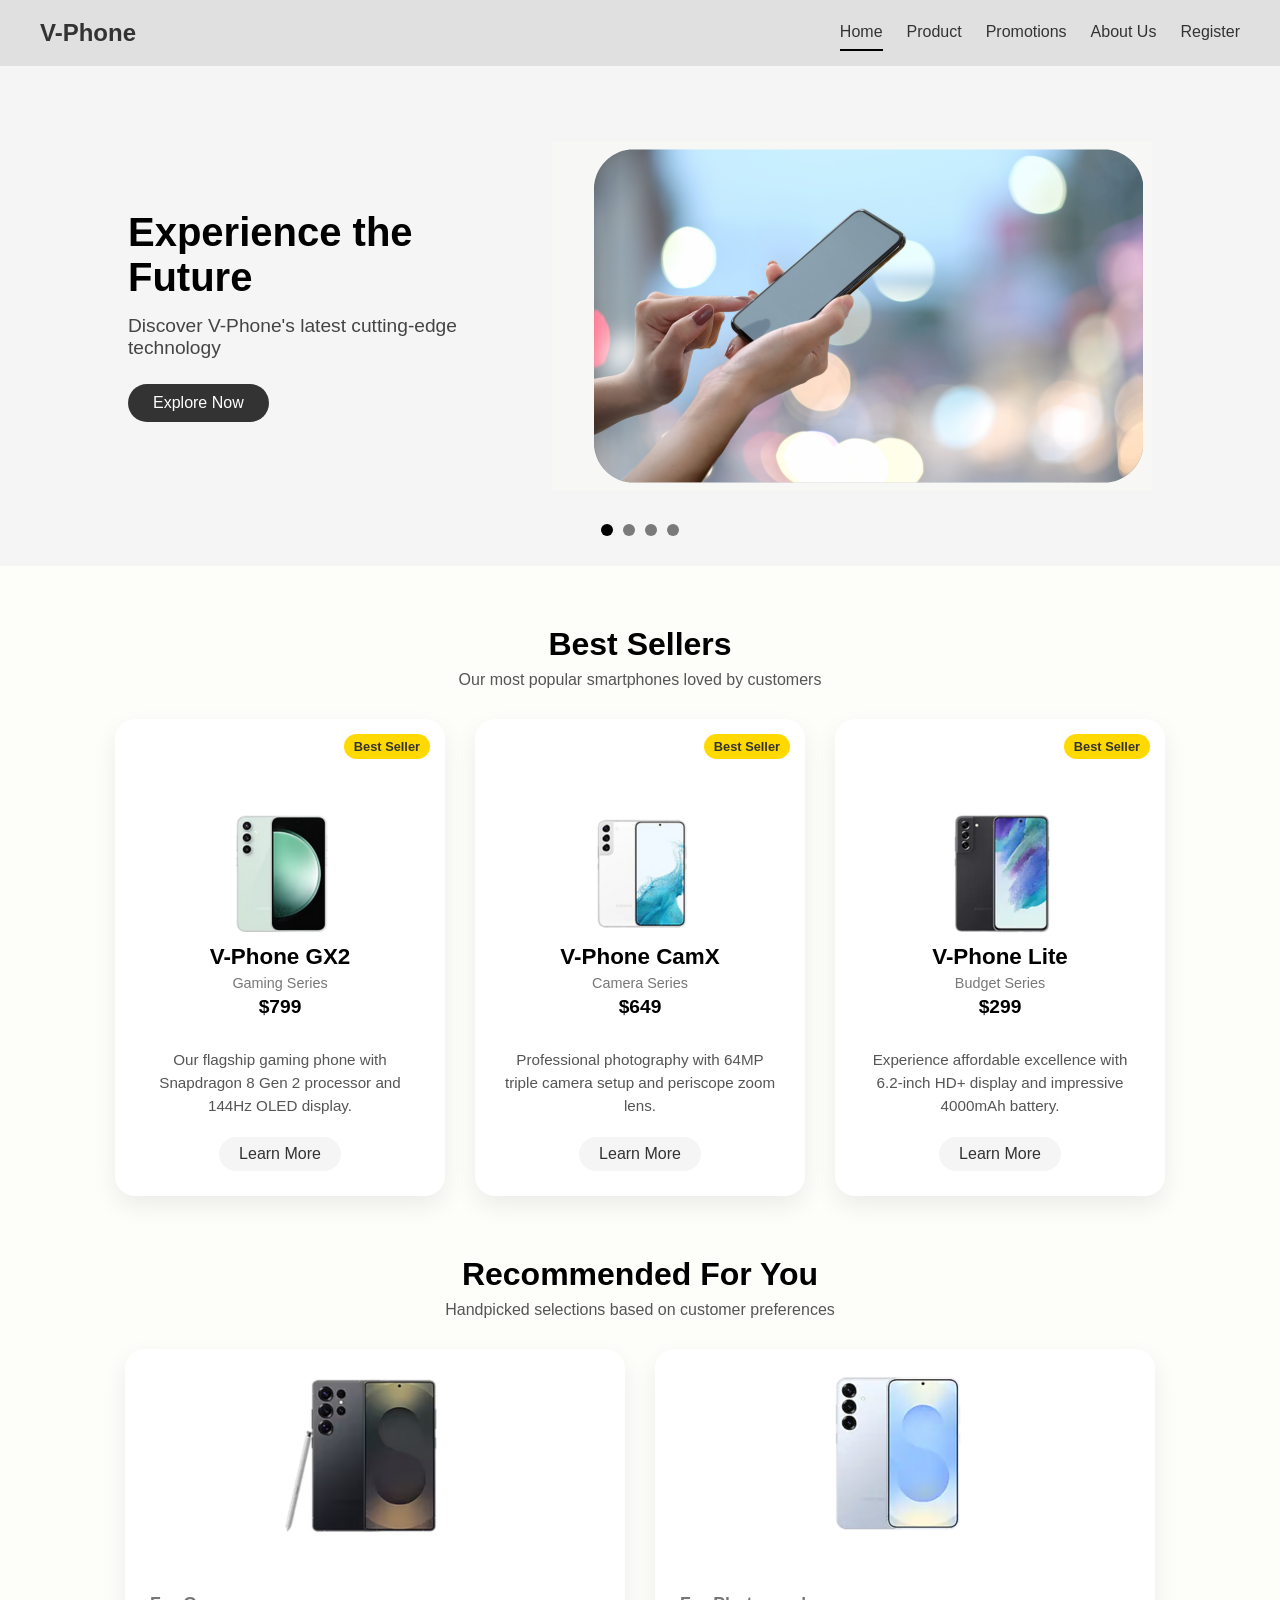
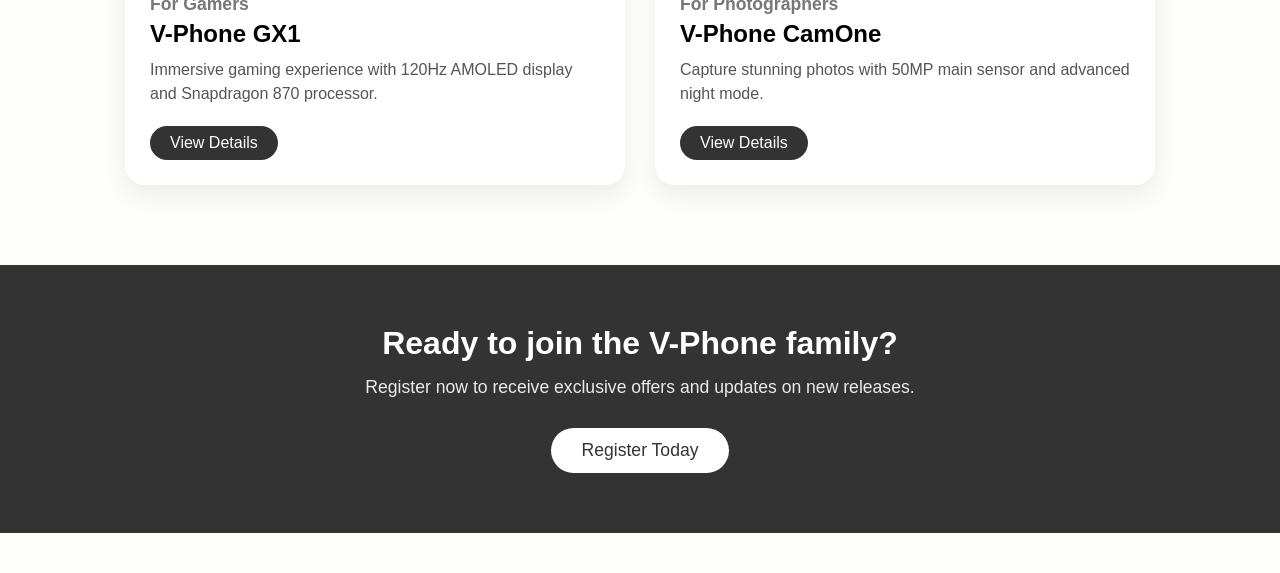
<file: page/home/index.html>
<!DOCTYPE html>
<html lang="en">

<head>
    <meta charset="UTF-8" />
    <meta name="viewport" content="width=device-width, initial-scale=1.0" />
    <title>V-Phone - Connecting Your Future</title>
    <link rel="stylesheet" href="index.css" />
</head>

<body>
    <!-- HEADER -->
    <header class="modern-header">
        <div class="logo">V-Phone</div>

        <nav>
            <a href="../home/index.html" class="active">Home</a>
            <a href="../product/product.html">Product</a>
            <a href="../promotions/promotions.html">Promotions</a>
            <a href="../about/about.html">About Us</a>
            <a href="../register/register.html">Register</a>
        </nav>

        <!-- Hamburger Menu Button -->
        <div class="hamburger" id="hamburger">
            <span></span>
            <span></span>
            <span></span>
        </div>
    </header>

    <!-- Mobile Navigation Overlay -->
    <div class="nav-mobile" id="navMobile">
        <a href="../home/index.html" class="active">Home</a>
        <a href="../product/product.html">Product</a>
        <a href="../promotions/promotions.html">Promotions</a>
        <a href="../about/about.html">About Us</a>
        <a href="../register/register.html">Register</a>
    </div>


    <!-- MAIN CONTENT -->
    <main class="main">
        <!-- Hero Section with Image Slider -->
        <section class="hero-slider">
            <div class="slider-container">
                <div class="slide active">
                    <div class="slide-content">
                        <h1>Experience the Future</h1>
                        <p>Discover V-Phone's latest cutting-edge technology</p>
                        <a href="../product/product.html" class="cta-button">Explore Now</a>
                    </div>
                    <div class="slide-image">
                        <img src="../../photos/imageshome/explore.png" alt="Explore Image" />
                    </div>
                </div>

                <div class="slide">
                    <div class="slide-content">
                        <h1>Gaming Performance</h1>
                        <p>Unleash true gaming potential with V-Phone GX Series</p>
                        <a href="../product/product.html#gaming" class="cta-button">See Gaming Phones</a>
                    </div>
                    <div class="slide-image">
                        <img src="../../photos/imageshome/gaming.png" alt="Gaming Phone Image" />
                    </div>
                </div>

                <div class="slide">
                    <div class="slide-content">
                        <h1>Perfect Every Shot</h1>
                        <p>Capture life's moments with professional-grade cameras</p>
                        <a href="../product/product.html#camera" class="cta-button">See Camera Phones</a>
                    </div>
                    <div class="slide-image">
                        <img src="../../photos/imageshome/camera.png" alt="Panoramic Image" />
                    </div>
                </div>

                <div class="slide">
                    <div class="slide-content">
                        <h1>Special Offers</h1>
                        <p>Limited time deals on selected models</p>
                        <a href="../promotions/promotions.html" class="cta-button">View Promotions</a>
                    </div>
                    <div class="slide-image">
                        <img src="../../photos/imageshome/promotion.png" alt="promotion Image" />
                    </div>
                </div>
            </div>

            <div class="slider-controls">
                <div class="slider-dots">
                    <span class="dot active" data-index="0"></span>
                    <span class="dot" data-index="1"></span>
                    <span class="dot" data-index="2"></span>
                    <span class="dot" data-index="3"></span>
                </div>
            </div>
        </section>

        <!-- Best Sellers Section -->
        <section class="best-sellers">
            <div class="section-header">
                <h2>Best Sellers</h2>
                <p>Our most popular smartphones loved by customers</p>
            </div>

            <div class="product-showcase">
                <!-- Best Seller Item 1 -->
                <div class="product-card bestseller">
                    <div class="bestseller-badge">Best Seller</div>
                    <div class="product-image">
                        <img src="../../photos/imageshome/s23.png" alt="gambar s23">
                    </div>
                    <h3>V-Phone GX2</h3>
                    <p class="product-category">Gaming Series</p>
                    <p class="product-price">$799</p>
                    <p class="product-description">Our flagship gaming phone with Snapdragon 8 Gen 2 processor and 144Hz OLED display.</p>
                    <a href="../product/product.html" class="product-btn">Learn More</a>
                </div>

                <!-- Best Seller Item 2 -->
                <div class="product-card bestseller">
                    <div class="bestseller-badge">Best Seller</div>
                    <div class="product-image">
                        <img src="../../photos/imageshome/s22.png" alt="gambar s22+">
                    </div>
                    <h3>V-Phone CamX</h3>
                    <p class="product-category">Camera Series</p>
                    <p class="product-price">$649</p>
                    <p class="product-description">Professional photography with 64MP triple camera setup and periscope zoom lens.</p>
                    <a href="../product/product.html" class="product-btn">Learn More</a>
                </div>

                <!-- Best Seller Item 3 -->
                <div class="product-card bestseller">
                    <div class="bestseller-badge">Best Seller</div>
                    <div class="product-image">
                        <img src="../../photos/imageshome/s21.png" alt="gambar s21 fe 5g">
                    </div>
                    <h3>V-Phone Lite</h3>
                    <p class="product-category">Budget Series</p>
                    <p class="product-price">$299</p>
                    <p class="product-description">Experience affordable excellence with 6.2-inch HD+ display and impressive 4000mAh battery.</p>
                    <a href="../product/product.html" class="product-btn">Learn More</a>
                </div>
            </div>
        </section>

        <!-- Featured Recommendations -->
        <section class="recommendations">
            <div class="section-header">
                <h2>Recommended For You</h2>
                <p>Handpicked selections based on customer preferences</p>
            </div>

            <div class="recommendation-grid">
                <!-- Recommendation 1 -->
                <div class="recommendation-card">
                    <div class="rec-image">
                        <img src="../../photos/imageshome/s25ultra.png" alt="V-Phone Gx1" class="rec-img">
                    </div>
                    <div class="rec-content">
                        <h3>For Gamers</h3>
                        <h4>V-Phone GX1</h4>
                        <p>Immersive gaming experience with 120Hz AMOLED display and Snapdragon 870 processor.</p>
                        <a href="../product/product.html" class="rec-btn">View Details</a>
                    </div>
                </div>

                <!-- Recommendation 2 -->
                <div class="recommendation-card">
                    <div class="rec-image">
                        <img src="../../photos/imageshome/s25.png" alt="V-Phone CamOne" class="rec-img">
                    </div>
                    <div class="rec-content">
                        <h3>For Photographers</h3>
                        <h4>V-Phone CamOne</h4>
                        <p>Capture stunning photos with 50MP main sensor and advanced night mode.</p>
                        <a href="../product/product.html" class="rec-btn">View Details</a>
                    </div>
                </div>
            </div>
        </section>

        <!-- Call to Action -->
        <section class="cta-section">
            <div class="cta-content">
                <h2>Ready to join the V-Phone family?</h2>
                <p>Register now to receive exclusive offers and updates on new releases.</p>
                <a href="../register/register.html" class="cta-button large">Register Today</a>
            </div>
        </section>
    </main>

    <script src="index.js"></script>
</body>

</html>
</file>
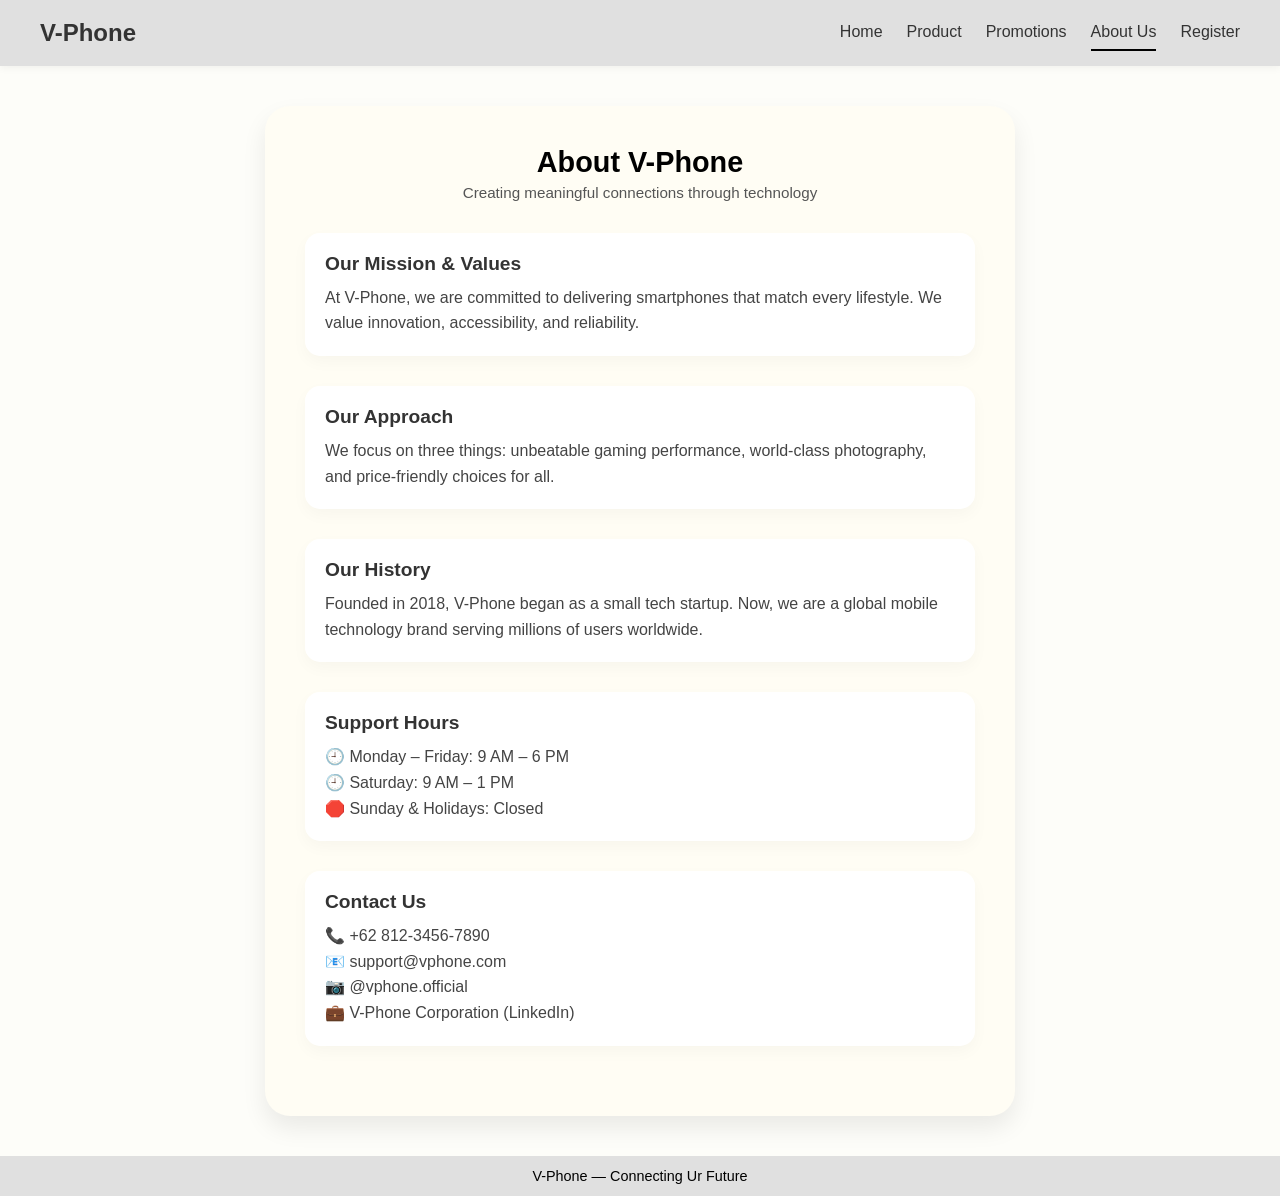
<file: page/about/about.html>
<!DOCTYPE html>
<html lang="en">

<head>
    <meta charset="UTF-8" />
    <meta name="viewport" content="width=device-width, initial-scale=1" />
    <title>About Us - V-Phone</title>
    <link rel="stylesheet" href="about.css" />
</head>

<body>
    <!-- HEADER -->
    <header class="modern-header">
        <div class="logo">V-Phone</div>

        <nav>
            <a href="../home/index.html">Home</a>
            <a href="../product/product.html">Product</a>
            <a href="../promotions/promotions.html">Promotions</a>
            <a href="../about/about.html" class="active">About Us</a>
            <a href="../register/register.html">Register</a>
        </nav>

        <!-- Hamburger Menu Button -->
        <div class="hamburger" id="hamburger">
            <span></span>
            <span></span>
            <span></span>
        </div>
    </header>

    <!-- Mobile Navigation Overlay -->
    <div class="nav-mobile" id="navMobile">
        <a href="../home/index.html">Home</a>
        <a href="../product/product.html">Product</a>
        <a href="../promotions/promotions.html">Promotions</a>
        <a href="../about/about.html" class="active">About Us</a>
        <a href="../register/register.html">Register</a>
    </div>

    <!-- MAIN -->
    <main class="main">
        <div class="form-card about-card">
            <h1>About V-Phone</h1>
            <p class="subtitle">Creating meaningful connections through technology</p>

            <div class="about-section">
                <div class="info-box">
                    <h2>Our Mission & Values</h2>
                    <p>At V-Phone, we are committed to delivering smartphones that match every lifestyle. We value innovation, accessibility, and reliability.</p>
                </div>

                <div class="info-box">
                    <h2>Our Approach</h2>
                    <p>We focus on three things: unbeatable gaming performance, world-class photography, and price-friendly choices for all.</p>
                </div>

                <div class="info-box">
                    <h2>Our History</h2>
                    <p>Founded in 2018, V-Phone began as a small tech startup. Now, we are a global mobile technology brand serving millions of users worldwide.</p>
                </div>

                <div class="info-box">
                    <h2>Support Hours</h2>
                    <p>🕘 Monday – Friday: 9 AM – 6 PM<br>🕘 Saturday: 9 AM – 1 PM<br>🛑 Sunday & Holidays: Closed</p>
                </div>

                <div class="info-box">
                    <h2>Contact Us</h2>
                    <p>📞 +62 812-3456-7890<br> 📧 support@vphone.com<br> 📷 @vphone.official<br> 💼 V-Phone Corporation (LinkedIn)</p>
                </div>
            </div>
        </div>
    </main>

    <!-- FOOTER -->
    <footer>
        <a href="about.html" class="footer-link">V-Phone — Connecting Ur Future</a>
    </footer>


    <script src="about.js"></script>
</body>

</html>
</file>
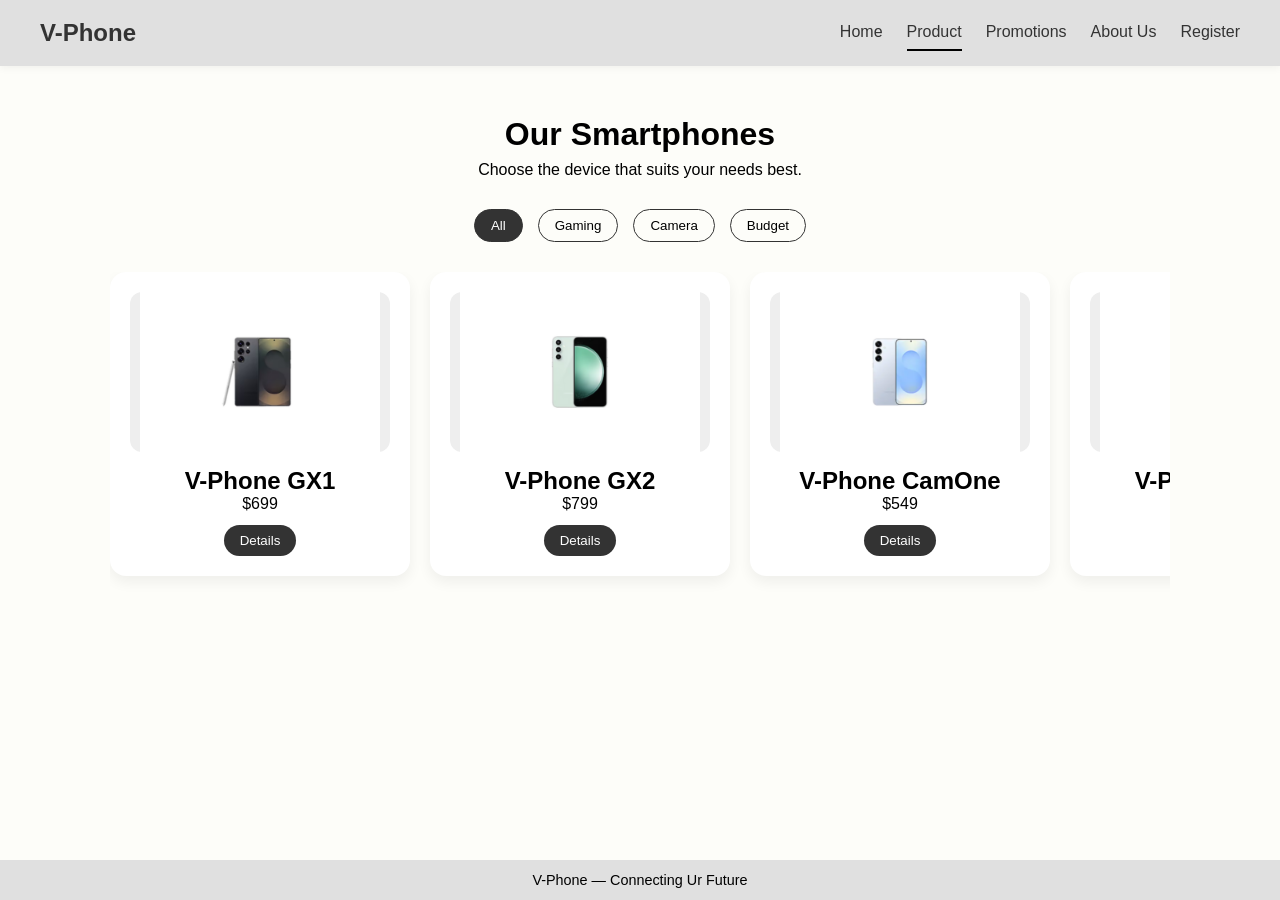
<file: page/product/product.html>
<!DOCTYPE html>
<html lang="en">

<head>
    <meta charset="UTF-8" />
    <meta name="viewport" content="width=device-width, initial-scale=1.0" />
    <title>V-Phone Products</title>
    <link rel="stylesheet" href="product.css" />
</head>

<body>
    <!-- HEADER -->
    <header class="modern-header">
        <div class="logo">V-Phone</div>

        <nav>
            <a href="../home/index.html">Home</a>
            <a href="../product/product.html" class="active">Product</a>
            <a href="../promotions/promotions.html">Promotions</a>
            <a href="../about/about.html">About Us</a>
            <a href="../register/register.html">Register</a>
        </nav>

        <!-- Hamburger Menu Button -->
        <div class="hamburger" id="hamburger">
            <span></span>
            <span></span>
            <span></span>
        </div>
    </header>

    <!-- Mobile Navigation Overlay -->
    <div class="nav-mobile" id="navMobile">
        <a href="../home/index.html">Home</a>
        <a href="../product/product.html" class="active">Product</a>
        <a href="../promotions/promotions.html">Promotions</a>
        <a href="../about/about.html">About Us</a>
        <a href="../register/register.html">Register</a>
    </div>


    <main class="main">
        <section class="product-header">
            <h1>Our Smartphones</h1>
            <p>Choose the device that suits your needs best.</p>
        </section>

        <section class="filter-buttons">
            <button class="filter-btn active" data-category="all">All</button>
            <button class="filter-btn" data-category="gaming">Gaming</button>
            <button class="filter-btn" data-category="camera">Camera</button>
            <button class="filter-btn" data-category="budget">Budget</button>
        </section>

        <section class="product-grid horizontal-grid" id="productGrid">

            <!-- GAMING -->
            <div class="product-card" data-category="gaming">
                <div class="product-image">
                    <img src="../../photos/imagesproduct/gx1.png" alt="V-Phone GX1" />
                </div>
                <h2>V-Phone GX1</h2>
                <p>$699</p>
                <button class="buy-btn" data-id="gx1">Details</button>
            </div>

            <div class="product-card" data-category="gaming">
                <div class="product-image">
                    <img src="../../photos/imagesproduct/gx2.png" alt="V-Phone GX2" />
                </div>
                <h2>V-Phone GX2</h2>
                <p>$799</p>
                <button class="buy-btn" data-id="gx2">Details</button>

            </div>

            <!-- CAMERA -->
            <div class="product-card" data-category="camera">
                <div class="product-image">
                    <img src="../../photos/imagesproduct/camone.png" alt="V-Phone CamOne" />
                </div>
                <h2>V-Phone CamOne</h2>
                <p>$549</p>
                <button class="buy-btn" data-id="camone">Details</button>

            </div>

            <div class="product-card" data-category="camera">
                <div class="product-image">
                    <img src="../../photos/imagesproduct/camx.png" alt="V-Phone CamX" />
                </div>
                <h2>V-Phone CamX</h2>
                <p>$649</p>
                <button class="buy-btn" data-id="camx">Details</button>
            </div>

            <!-- BUDGET -->
            <div class="product-card" data-category="budget">
                <div class="product-image">
                    <img src="../../photos/imagesproduct/lite.png" alt="V-Phone Lite" />
                </div>
                <h2>V-Phone Lite</h2>
                <p>$299</p>
                <button class="buy-btn" data-id="lite">Details</button>
            </div>

            <div class="product-card" data-category="budget">
                <div class="product-image">
                    <img src="../../photos/imagesproduct/go.png" alt="V-Phone Go" />
                </div>
                <h2>V-Phone Go</h2>
                <p>$249</p>
                <button class="buy-btn" data-id="go">Details</button>
            </div>

            <!-- PRODUCT OVERLAY POPUP -->
            <div id="overlay" class="overlay hidden">
                <div class="overlay-content">
                    <div class="overlay-image" id="overlayImage">(Gambar HP)</div>
                    <div class="overlay-spec">
                        <h2 id="overlayTitle">V-Phone X</h2>
                        <ul id="overlaySpecs">
                            <!-- Spesifikasi disini -->
                        </ul>
                        <a href="../register/register.html" class="overlay-buy-btn">Buy Now</a>
                    </div>
                    <button class="overlay-close" id="overlayClose">✕</button>
                </div>
            </div>


        </section>
    </main>

    <!-- FOOTER -->
    <footer>
        <a href="../about/about.html" class="footer-link">V-Phone — Connecting Ur Future</a>
    </footer>


    <script src="product.js"></script>
</body>

</html>
</file>
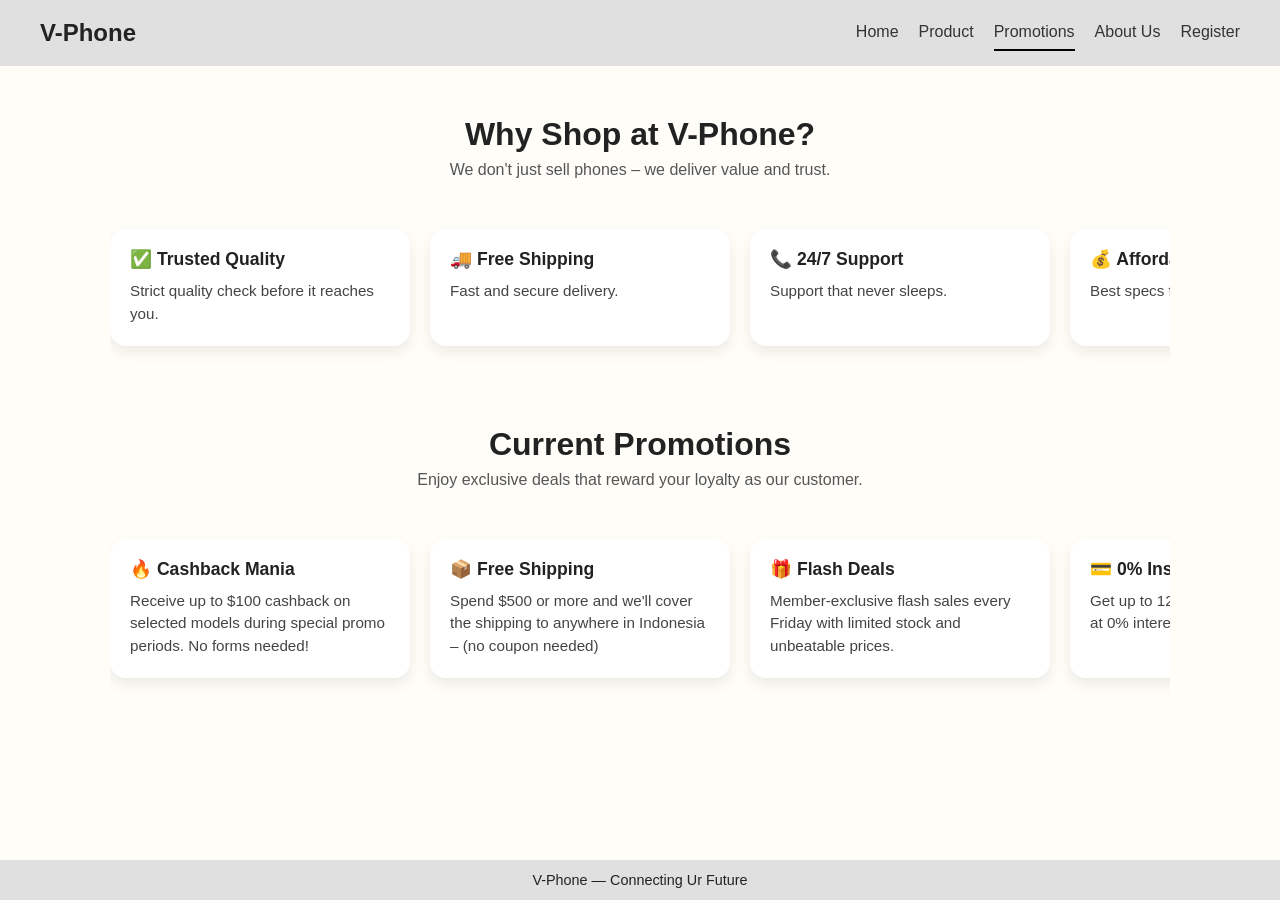
<file: page/promotions/promotions.html>
<!DOCTYPE html>
<html lang="en">

<head>
    <meta charset="UTF-8" />
    <meta name="viewport" content="width=device-width, initial-scale=1.0" />
    <title>Promotions - V-Phone</title>
    <link rel="stylesheet" href="promotions.css" />
</head>

<body>
    <!-- HEADER -->
    <header class="header">
        <div class="logo">V-Phone</div>

        <nav>
            <a href="../home/index.html">Home</a>
            <a href="../product/product.html">Product</a>
            <a href="../promotions/promotions.html" class="active">Promotions</a>
            <a href="../about/about.html">About Us</a>
            <a href="../register/register.html">Register</a>
        </nav>

        <!-- Hamburger Menu Button -->
        <div class="hamburger" id="hamburger">
            <span></span>
            <span></span>
            <span></span>
        </div>
    </header>

    <!-- Mobile Navigation Overlay -->
    <div class="nav-mobile" id="navMobile">
        <a href="../home/index.html">Home</a>
        <a href="../product/product.html">Product</a>
        <a href="../promotions/promotions.html" class="active">Promotions</a>
        <a href="../about/about.html">About Us</a>
        <a href="../register/register.html">Register</a>
    </div>

    <main class="main">

        <!-- Section 1: Why Shop Here -->
        <section class="promo-header">
            <h1>Why Shop at V-Phone?</h1>
            <p>We don't just sell phones – we deliver value and trust.</p>
        </section>

        <section class="horizontal-scroll">
            <div class="horizontal-item">
                <h2>✅ Trusted Quality</h2>
                <p>Strict quality check before it reaches you.</p>
            </div>
            <div class="horizontal-item">
                <h2>🚚 Free Shipping</h2>
                <p>Fast and secure delivery.</p>
            </div>
            <div class="horizontal-item">
                <h2>📞 24/7 Support</h2>
                <p>Support that never sleeps.</p>
            </div>
            <div class="horizontal-item">
                <h2>💰 Affordable Prices</h2>
                <p>Best specs for your money.</p>
            </div>
            <div class="horizontal-item">
                <h2>🎯 Specialized Devices</h2>
                <p>From gamers to content creators.</p>
            </div>
            <div class="horizontal-item">
                <h2>🔁 Easy Returns</h2>
                <p>We got your back if things go wrong.</p>
            </div>
        </section>

        <!-- Section 2: Our Promotions -->
        <section class="promo-header" style="margin-top: 60px;">
            <h1>Current Promotions</h1>
            <p>Enjoy exclusive deals that reward your loyalty as our customer.</p>
        </section>

        <section class="horizontal-scroll">
            <div class="horizontal-item">
                <h2>🔥 Cashback Mania</h2>
                <p>Receive up to $100 cashback on selected models during special promo periods. No forms needed!</p>
            </div>
            <div class="horizontal-item">
                <h2>📦 Free Shipping</h2>
                <p>Spend $500 or more and we'll cover the shipping to anywhere in Indonesia – (no coupon needed)</p>
            </div>
            <div class="horizontal-item">
                <h2>🎁 Flash Deals</h2>
                <p>Member-exclusive flash sales every Friday with limited stock and unbeatable prices.</p>
            </div>
            <div class="horizontal-item">
                <h2>💳 0% Installment</h2>
                <p>Get up to 12-month installment plans at 0% interest with our bank partners.</p>
            </div>
            <div class="horizontal-item">
                <h2>🎉 Student Special</h2>
                <p>Show your student ID and enjoy exclusive educational discounts on our best devices.</p>
            </div>
            <div class="horizontal-item">
                <h2>🎂 Birthday Reward</h2>
                <p>Get extra perks, vouchers, and gifts when you shop during your birthday month. It's a celebration!</p>
            </div>
        </section>

    </main>

    <!-- FOOTER -->
    <footer>
        <a href="../about/about.html" class="footer-link">V-Phone — Connecting Ur Future</a>
    </footer>

    <script src="promotions.js"></script>
</body>

</html>
</file>
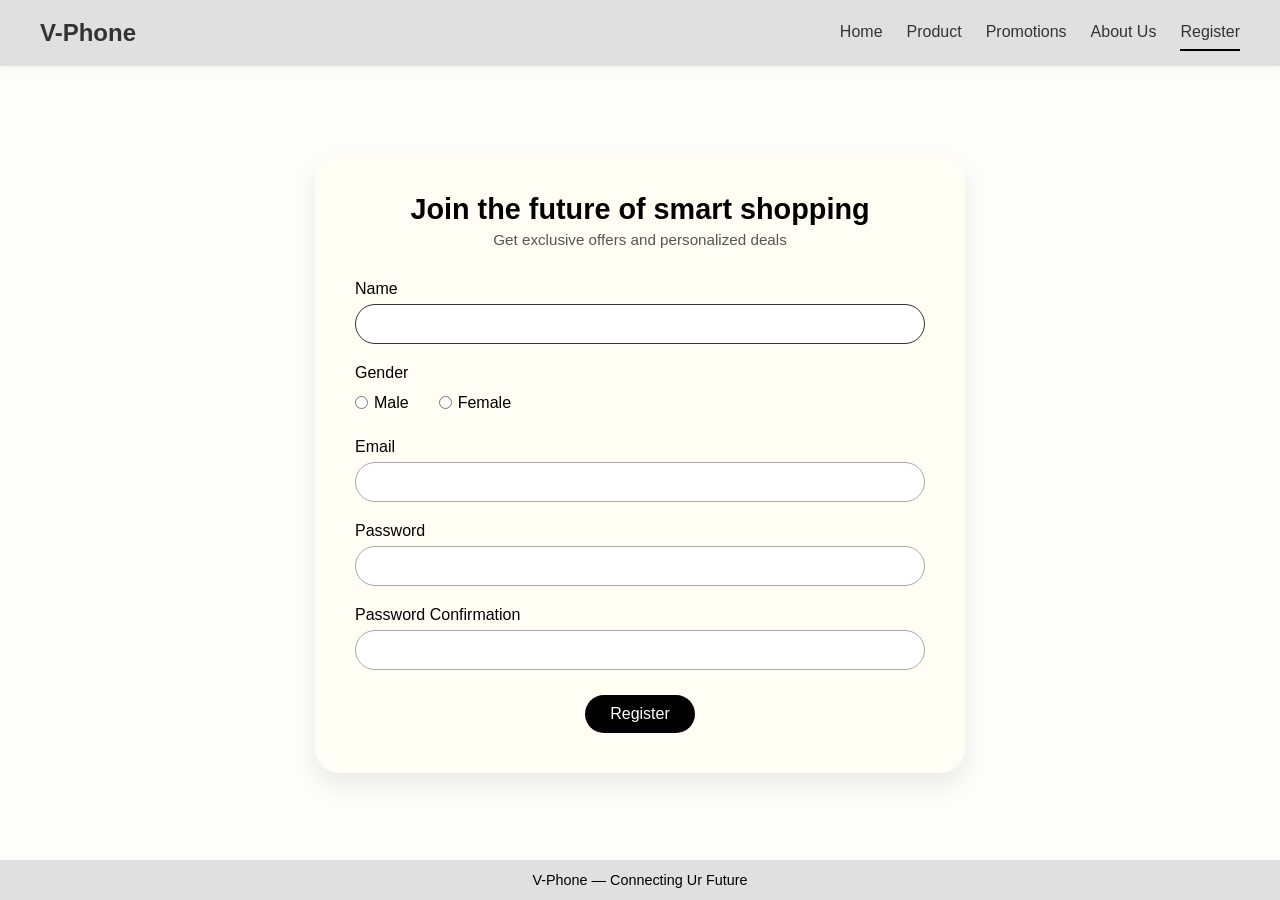
<file: page/register/register.html>
<!DOCTYPE html>
<html lang="en">

<head>
    <meta charset="UTF-8" />
    <meta name="viewport" content="width=device-width, initial-scale=1" />
    <title>Register - V-Phone</title>
    <link rel="stylesheet" href="register.css" />
</head>

<body>
    <!-- HEADER -->
    <header class="modern-header">
        <div class="logo">V-Phone</div>

        <nav>
            <a href="../home/index.html">Home</a>
            <a href="../product/product.html">Product</a>
            <a href="../promotions/promotions.html">Promotions</a>
            <a href="../about/about.html">About Us</a>
            <a href="../register/register.html" class="active">Register</a>
        </nav>

        <!-- Hamburger Menu Button -->
        <div class="hamburger" id="hamburger">
            <span></span>
            <span></span>
            <span></span>
        </div>
    </header>

    <!-- Mobile Navigation Overlay -->
    <div class="nav-mobile" id="navMobile">
        <a href="../home/index.html">Home</a>
        <a href="../product/product.html">Product</a>
        <a href="../promotions/promotions.html">Promotions</a>
        <a href="../about/about.html">About Us</a>
        <a href="../register/register.html" class="active">Register</a>
    </div>

    <!-- MAIN CONTENT -->
    <main class="main">
        <div class="form-card">
            <h1>Join the future of smart shopping</h1>
            <p class="subtitle">Get exclusive offers and personalized deals</p>

            <form id="registerForm" novalidate>
                <div class="form-group">
                    <label for="name">Name</label>
                    <input type="text" id="name" />
                    <small class="error" id="nameError"></small>
                </div>

                <div class="form-group">
                    <label>Gender</label>
                    <div class="gender-options">
                        <label><input type="radio" name="gender" value="Male" /> Male</label>
                        <label><input type="radio" name="gender" value="Female" /> Female</label>
                    </div>
                    <small class="error" id="genderError"></small>
                </div>

                <div class="form-group">
                    <label for="email">Email</label>
                    <input type="email" id="email" />
                    <small class="error" id="emailError"></small>
                </div>

                <div class="form-group">
                    <label for="password">Password</label>
                    <input type="password" id="password" />
                    <small class="error" id="passwordError"></small>
                </div>

                <div class="form-group">
                    <label for="confirm">Password Confirmation</label>
                    <input type="password" id="confirm" />
                    <small class="error" id="confirmError"></small>
                </div>

                <button type="submit">Register</button>
            </form>
        </div>
    </main>

    <!-- FOOTER -->
    <footer>
        <a href="../about/about.html" class="footer-link">V-Phone — Connecting Ur Future</a>
    </footer>

    <script src="register.js"></script>
</body>

</html>
</file>
<file: page/home/index.css>
/* RESET & BODY */

* {
    margin: 0;
    padding: 0;
    box-sizing: border-box;
}

body {
    font-family: 'Segoe UI', sans-serif;
    background-color: #fdfdf9;
    display: flex;
    flex-direction: column;
    min-height: 100vh;
    opacity: 0;
    transition: opacity 0.5s ease-in-out;
}

body.loaded {
    opacity: 1;
}


/* HEADER */

.modern-header {
    background-color: #e0e0e0;
    box-shadow: 0 2px 8px rgba(0, 0, 0, 0.05);
    padding: 15px 40px;
    display: flex;
    justify-content: space-between;
    align-items: center;
    flex-wrap: wrap;
    font-family: 'Segoe UI', sans-serif;
    position: relative;
}

.modern-header .logo {
    font-weight: bold;
    font-size: 1.5rem;
    color: #333;
}

.modern-header nav {
    display: flex;
    gap: 24px;
    flex-wrap: wrap;
}

.modern-header nav a {
    color: #333;
    text-decoration: none;
    font-weight: 500;
    padding: 8px 0;
    transition: border-bottom 0.3s ease;
}

.modern-header nav a.active,
.modern-header nav a:hover {
    border-bottom: 2px solid black;
}


/* HAMBURGER MENU */

.hamburger {
    display: none;
    flex-direction: column;
    cursor: pointer;
    padding: 5px;
    z-index: 1001;
}

.hamburger span {
    width: 25px;
    height: 3px;
    background-color: #333;
    margin: 3px 0;
    transition: 0.3s;
    border-radius: 2px;
}

.hamburger.active span:nth-child(1) {
    transform: rotate(-45deg) translate(-5px, 6px);
}

.hamburger.active span:nth-child(2) {
    opacity: 0;
}

.hamburger.active span:nth-child(3) {
    transform: rotate(45deg) translate(-5px, -6px);
}


/* Mobile Navigation */

.nav-mobile {
    display: none;
    position: fixed;
    top: 0;
    left: 0;
    width: 100%;
    height: 100vh;
    background-color: rgba(224, 224, 224, 0.98);
    backdrop-filter: blur(10px);
    z-index: 1000;
    flex-direction: column;
    justify-content: center;
    align-items: center;
    gap: 30px;
    opacity: 0;
    visibility: hidden;
    transition: all 0.3s ease;
}

.nav-mobile.active {
    display: flex;
    opacity: 1;
    visibility: visible;
}

.nav-mobile a {
    text-decoration: none;
    color: #333;
    font-weight: 600;
    font-size: 1.5rem;
    padding: 15px 30px;
    border-radius: 10px;
    transition: all 0.3s ease;
    text-align: center;
}

.nav-mobile a:hover,
.nav-mobile a.active {
    background-color: #333;
    color: white;
    transform: scale(1.05);
}


/* MAIN */

.main {
    flex: 1;
    display: flex;
    flex-direction: column;
    padding-bottom: 40px;
}

.section-header {
    text-align: center;
    margin-bottom: 30px;
    padding: 0 20px;
}

.section-header h2 {
    font-size: 2rem;
    margin-bottom: 8px;
}

.section-header p {
    color: #555;
}


/* HERO SLIDER */

.hero-slider {
    width: 100%;
    position: relative;
    overflow: hidden;
    height: 500px;
    margin-bottom: 60px;
    background-color: #f5f5f5;
}

.slider-container {
    width: 100%;
    height: 100%;
    position: relative;
}

.slide {
    position: absolute;
    top: 0;
    left: 0;
    width: 100%;
    height: 100%;
    opacity: 0;
    transition: opacity 0.5s ease-in-out;
    display: flex;
    justify-content: space-between;
    align-items: center;
    padding: 0 10%;
}

.slide.active {
    opacity: 1;
    z-index: 10;
}

.slide-content {
    flex: 1;
    padding-right: 40px;
}

.slide-content h1 {
    font-size: 2.5rem;
    margin-bottom: 15px;
}

.slide-content p {
    font-size: 1.2rem;
    margin-bottom: 25px;
    color: #444;
}

.slide-image {
    flex: 1;
    display: flex;
    justify-content: center;
    align-items: center;
}

.image-placeholder {
    background-color: #e0e0e0;
    width: 100%;
    height: 300px;
    display: flex;
    align-items: center;
    justify-content: center;
    border-radius: 20px;
    color: #777;
    font-style: italic;
    box-shadow: 0 10px 25px rgba(0, 0, 0, 0.08);
}

.slider-controls {
    position: absolute;
    bottom: 30px;
    left: 0;
    width: 100%;
    display: flex;
    justify-content: center;
    align-items: center;
    z-index: 20;
}

.prev-btn,
.next-btn {
    display: none;
    /* Hide navigation buttons */
}

.slider-dots {
    display: flex;
    gap: 10px;
}

.dot {
    width: 12px;
    height: 12px;
    background-color: rgba(0, 0, 0, 0.5);
    /* Changed to black with opacity */
    border-radius: 50%;
    cursor: pointer;
}

.dot.active {
    background-color: black;
    /* Changed to solid black */
}

.cta-button {
    display: inline-block;
    background-color: #333;
    color: white;
    padding: 10px 25px;
    border-radius: 999px;
    text-decoration: none;
    font-weight: 500;
    transition: all 0.3s ease;
}

.cta-button:hover {
    background-color: #555;
    transform: translateY(-2px);
}

.cta-button.large {
    padding: 12px 30px;
    font-size: 1.1rem;
}


/* BEST SELLERS */

.best-sellers {
    max-width: 1200px;
    margin: 0 auto 60px;
    padding: 0 20px;
}

.product-showcase {
    display: flex;
    gap: 30px;
    flex-wrap: wrap;
    justify-content: center;
}

.product-card {
    background-color: white;
    border-radius: 20px;
    padding: 25px;
    width: 330px;
    box-shadow: 0 10px 25px rgba(0, 0, 0, 0.07);
    transition: transform 0.3s ease, box-shadow 0.3s ease;
    position: relative;
    display: flex;
    flex-direction: column;
    align-items: center;
}

.product-card:hover {
    transform: translateY(-8px);
    box-shadow: 0 15px 35px rgba(0, 0, 0, 0.12);
}

.bestseller-badge {
    position: absolute;
    top: 15px;
    right: 15px;
    background-color: rgb(255, 217, 0);
    color: #333;
    padding: 5px 10px;
    border-radius: 999px;
    font-size: 0.8rem;
    font-weight: bold;
}

.product-image {
    width: 100%;
    height: 180px;
    margin-bottom: 20px;
}

.product-card h3 {
    font-size: 1.4rem;
    margin-bottom: 5px;
}

.product-category {
    color: #777;
    margin-bottom: 5px;
    font-size: 0.9rem;
}

.product-price {
    font-weight: bold;
    font-size: 1.2rem;
    margin-bottom: 15px;
}

.product-description {
    text-align: center;
    margin-bottom: 20px;
    margin-top: 50 px;
    color: #555;
    line-height: 1.5;
}

.product-description {
    margin-top: 16px;
    /* bisa kamu ubah 20px, 24px, dst sesuai selera */
    color: #555;
    font-size: 0.95rem;
    text-align: center;
}

.product-btn {
    background-color: #f5f5f5;
    color: #333;
    padding: 8px 20px;
    border-radius: 999px;
    text-decoration: none;
    font-weight: 500;
    transition: all 0.3s ease;
    margin-top: auto;
}

.product-btn:hover {
    background-color: #333;
    color: white;
}


/* RECOMMENDATIONS */

.recommendations {
    max-width: 1200px;
    margin: 0 auto 60px;
    padding: 0 20px;
}

.recommendation-grid {
    display: flex;
    gap: 30px;
    flex-wrap: wrap;
    justify-content: center;
}

.recommendation-card {
    background-color: white;
    border-radius: 20px;
    overflow: hidden;
    width: 100%;
    max-width: 500px;
    box-shadow: 0 10px 25px rgba(0, 0, 0, 0.07);
    transition: transform 0.3s ease;
    display: flex;
    flex-direction: column;
}

.recommendation-card:hover {
    transform: translateY(-8px);
}

.rec-image {
    width: 100%;
    height: 220px;
}

.rec-image .image-placeholder {
    height: 100%;
    border-radius: 0;
}

.rec-content {
    padding: 25px;
}

.rec-content h3 {
    font-size: 1.1rem;
    color: #777;
    margin-bottom: 5px;
}

.rec-content h4 {
    font-size: 1.5rem;
    margin-bottom: 10px;
}

.rec-content p {
    margin-bottom: 20px;
    line-height: 1.5;
    color: #555;
}

.rec-btn {
    display: inline-block;
    background-color: #333;
    color: white;
    padding: 8px 20px;
    border-radius: 999px;
    text-decoration: none;
    font-weight: 500;
    transition: all 0.3s ease;
}

.rec-btn:hover {
    background-color: #555;
}


/* CALL TO ACTION */

.cta-section {
    background-color: #333;
    color: white;
    padding: 60px 20px;
    margin-top: 20px;
}

.cta-content {
    max-width: 800px;
    margin: 0 auto;
    text-align: center;
}

.cta-content h2 {
    font-size: 2rem;
    margin-bottom: 15px;
}

.cta-content p {
    font-size: 1.1rem;
    margin-bottom: 30px;
    opacity: 0.9;
}

.cta-content .cta-button {
    background-color: white;
    color: #333;
}

.cta-content .cta-button:hover {
    background-color: rgb(255, 217, 0);
}


/* RESPONSIVE */


/* Tablet */

@media (max-width: 992px) {
    .slide {
        flex-direction: column;
        justify-content: center;
        text-align: center;
        padding: 30px 5%;
    }
    .slide-content {
        padding-right: 0;
        margin-bottom: 30px;
    }
    .slide-content h1 {
        font-size: 2rem;
    }
    .hero-slider {
        height: 600px;
    }
    .recommendation-card {
        max-width: 100%;
    }
}


/* Mobile */

@media (max-width: 768px) {
    .modern-header {
        padding: 15px 20px;
    }
    .modern-header nav {
        display: none;
    }
    .hamburger {
        display: flex;
    }
    .nav-mobile a {
        font-size: 1.3rem;
        padding: 12px 25px;
    }
    /* Sisanya tetap (hero, slide, product-card, dst) */
}


/* Extra small devices */

@media (max-width: 480px) {
    .modern-header {
        padding: 12px 15px;
    }
    .modern-header .logo {
        font-size: 1.3rem;
    }
    .nav-mobile a {
        font-size: 1.2rem;
        padding: 10px 20px;
    }
    /* Sisanya tetap (slide, cta, dll) */
}
</file>
<file: page/about/about.css>
* {
    margin: 0;
    padding: 0;
    box-sizing: border-box;
}

body {
    font-family: 'Segoe UI', sans-serif;
    background-color: #fdfdf9;
    display: flex;
    flex-direction: column;
    min-height: 100vh;
    opacity: 0;
    transition: opacity 0.5s ease-in-out;
}

body.loaded {
    opacity: 1;
}


/* HEADER */

.modern-header {
    background-color: #e0e0e0;
    box-shadow: 0 2px 8px rgba(0, 0, 0, 0.05);
    padding: 15px 40px;
    display: flex;
    justify-content: space-between;
    align-items: center;
    flex-wrap: wrap;
    position: relative;
}

.modern-header .logo {
    font-weight: bold;
    font-size: 1.5rem;
    color: #333;
}

.modern-header nav {
    display: flex;
    gap: 24px;
    flex-wrap: wrap;
}

.modern-header nav a {
    color: #333;
    text-decoration: none;
    font-weight: 500;
    padding: 8px 0;
    transition: border-bottom 0.3s ease;
}

.modern-header nav a.active,
.modern-header nav a:hover {
    border-bottom: 2px solid black;
}


/* Hamburger */

.hamburger {
    display: none;
    flex-direction: column;
    cursor: pointer;
    padding: 5px;
    z-index: 1001;
}

.hamburger span {
    width: 25px;
    height: 3px;
    background-color: #333;
    margin: 3px 0;
    transition: 0.3s;
    border-radius: 2px;
}

.hamburger.active span:nth-child(1) {
    transform: rotate(-45deg) translate(-5px, 6px);
}

.hamburger.active span:nth-child(2) {
    opacity: 0;
}

.hamburger.active span:nth-child(3) {
    transform: rotate(45deg) translate(-5px, -6px);
}


/* Mobile Navigation */

.nav-mobile {
    display: none;
    position: fixed;
    top: 0;
    left: 0;
    width: 100%;
    height: 100vh;
    background-color: rgba(224, 224, 224, 0.98);
    backdrop-filter: blur(10px);
    z-index: 1000;
    flex-direction: column;
    justify-content: center;
    align-items: center;
    gap: 30px;
    opacity: 0;
    visibility: hidden;
    transition: all 0.3s ease;
}

.nav-mobile.active {
    display: flex;
    opacity: 1;
    visibility: visible;
}

.nav-mobile a {
    text-decoration: none;
    color: #333;
    font-weight: 600;
    font-size: 1.5rem;
    padding: 15px 30px;
    border-radius: 10px;
    transition: all 0.3s ease;
    text-align: center;
}

.nav-mobile a:hover,
.nav-mobile a.active {
    background-color: #333;
    color: white;
    transform: scale(1.05);
}


/* MAIN */

.main {
    flex: 1;
    display: flex;
    justify-content: center;
    align-items: start;
    padding: 40px 20px;
}

.form-card {
    background-color: #fffdf4;
    width: 100%;
    max-width: 750px;
    padding: 40px;
    border-radius: 25px;
    box-shadow: 0 12px 24px rgba(0, 0, 0, 0.08);
}

.form-card h1 {
    text-align: center;
    font-size: 1.8rem;
    margin-bottom: 0.3rem;
}

.subtitle {
    text-align: center;
    font-size: 0.95rem;
    color: #555;
    margin-bottom: 2rem;
}


/* FOOTER */

footer {
    background-color: #e0e0e0;
    padding: 12px;
    text-align: center;
    font-size: 0.9rem;
}

.footer-link:hover {
    text-decoration: underline;
    opacity: 0.8;
}

.footer-link {
    cursor: pointer;
    text-decoration: none;
    color: inherit;
}


/* Boxes */

.about-section .info-box {
    margin-bottom: 30px;
    padding: 20px;
    background-color: #ffffff;
    border-radius: 15px;
    box-shadow: 0 6px 16px rgba(0, 0, 0, 0.03);
    transition: transform 0.3s ease, box-shadow 0.3s ease, opacity 0.3s ease;
    cursor: default;
    opacity: 0;
    transform: translateY(40px);
    animation: fadeUp 0.8s ease-out forwards;
}

.about-section .info-box:hover {
    transform: translateY(-6px);
    box-shadow: 0 12px 24px rgba(0, 0, 0, 0.1);
}

.about-section .info-box h2 {
    margin-bottom: 10px;
    font-size: 1.2rem;
    color: #333;
}

.about-section .info-box p {
    color: #444;
    line-height: 1.6;
}


/* Animation & Responsive */

@keyframes fadeUp {
    to {
        opacity: 1;
        transform: translateY(0);
    }
}

@media (max-width: 768px) {
    .modern-header {
        padding: 15px 20px;
    }
    /* Hide desktop navigation */
    .modern-header nav {
        display: none;
    }
    /* Show hamburger menu */
    .hamburger {
        display: flex;
    }
    .main {
        padding: 30px 15px;
    }
    .form-card {
        padding: 30px 20px;
    }
    .form-card h1 {
        font-size: 1.6rem;
    }
    .subtitle {
        font-size: 0.9rem;
    }
    .about-section .info-box {
        padding: 18px;
        margin-bottom: 20px;
    }
    .about-section .info-box h2 {
        font-size: 1.1rem;
    }
    .about-section .info-box p {
        font-size: 0.95rem;
    }
    .nav-mobile a {
        font-size: 1.3rem;
        padding: 12px 25px;
    }
}

@media (max-width: 480px) {
    .modern-header {
        padding: 12px 15px;
    }
    .modern-header .logo {
        font-size: 1.3rem;
    }
    .main {
        padding: 20px 10px;
    }
    .form-card {
        padding: 25px 15px;
        border-radius: 20px;
    }
    .form-card h1 {
        font-size: 1.5rem;
    }
    .subtitle {
        font-size: 0.85rem;
    }
    .about-section .info-box {
        padding: 15px;
        margin-bottom: 18px;
        border-radius: 12px;
    }
    .about-section .info-box h2 {
        font-size: 1rem;
        margin-bottom: 8px;
    }
    .about-section .info-box p {
        font-size: 0.9rem;
        line-height: 1.5;
    }
    .nav-mobile a {
        font-size: 1.2rem;
        padding: 10px 20px;
    }
}
</file>
<file: page/product/product.css>
* {
    margin: 0;
    padding: 0;
    box-sizing: border-box;
}

body {
    font-family: 'Segoe UI', sans-serif;
    background-color: #fdfdf9;
    display: flex;
    flex-direction: column;
    min-height: 100vh;
}


/* HEADER */

.modern-header {
    background-color: #e0e0e0;
    box-shadow: 0 2px 8px rgba(0, 0, 0, 0.05);
    padding: 15px 40px;
    display: flex;
    justify-content: space-between;
    align-items: center;
    flex-wrap: wrap;
    font-family: 'Segoe UI', sans-serif;
    position: relative;
}

.modern-header .logo {
    font-weight: bold;
    font-size: 1.5rem;
    color: #333;
}

.modern-header nav {
    display: flex;
    gap: 24px;
    flex-wrap: wrap;
}

.modern-header nav a {
    color: #333;
    text-decoration: none;
    font-weight: 500;
    padding: 8px 0;
    transition: border-bottom 0.3s ease;
}

.modern-header nav a.active,
.modern-header nav a:hover {
    border-bottom: 2px solid black;
}

.hamburger {
    display: none;
    flex-direction: column;
    cursor: pointer;
    padding: 5px;
    z-index: 1001;
}

.hamburger span {
    width: 25px;
    height: 3px;
    background-color: #333;
    margin: 3px 0;
    transition: 0.3s;
    border-radius: 2px;
}

.hamburger.active span:nth-child(1) {
    transform: rotate(-45deg) translate(-5px, 6px);
}

.hamburger.active span:nth-child(2) {
    opacity: 0;
}

.hamburger.active span:nth-child(3) {
    transform: rotate(45deg) translate(-5px, -6px);
}

.nav-mobile {
    display: none;
    position: fixed;
    top: 0;
    left: 0;
    width: 100%;
    height: 100vh;
    background-color: rgba(224, 224, 224, 0.98);
    backdrop-filter: blur(10px);
    z-index: 1000;
    flex-direction: column;
    justify-content: center;
    align-items: center;
    gap: 30px;
    opacity: 0;
    visibility: hidden;
    transition: all 0.3s ease;
}

.nav-mobile.active {
    display: flex;
    opacity: 1;
    visibility: visible;
}

.nav-mobile a {
    text-decoration: none;
    color: #333;
    font-weight: 600;
    font-size: 1.5rem;
    padding: 15px 30px;
    border-radius: 10px;
    transition: all 0.3s ease;
    text-align: center;
}

.nav-mobile a:hover,
.nav-mobile a.active {
    background-color: #333;
    color: white;
    transform: scale(1.05);
}


/* MAIN */

.main {
    flex: 1;
    padding: 50px 20px;
    max-width: 1100px;
    margin: 0 auto;
}

.product-header {
    text-align: center;
    margin-bottom: 30px;
}

.product-header h1 {
    font-size: 2rem;
    margin-bottom: 8px;
}

.filter-buttons {
    display: flex;
    justify-content: center;
    gap: 15px;
    margin-bottom: 30px;
}

.filter-btn {
    padding: 8px 16px;
    border-radius: 999px;
    border: 1px solid #333;
    background: none;
    font-weight: 500;
    cursor: pointer;
    transition: all 0.3s ease;
}

.filter-btn.active,
.filter-btn:hover {
    background-color: #333;
    color: white;
}

.product-grid {
    display: grid;
    grid-template-columns: repeat(auto-fit, minmax(240px, 1fr));
    gap: 25px;
}

.product-card {
    background-color: white;
    border-radius: 16px;
    padding: 20px;
    text-align: center;
    box-shadow: 0 6px 14px rgba(0, 0, 0, 0.06);
    transition: transform 0.3s ease;
}

.product-card:hover {
    transform: translateY(-5px);
}

.product-image {
    height: 160px;
    background-color: #eee;
    border-radius: 12px;
    margin-bottom: 15px;
    display: flex;
    align-items: center;
    justify-content: center;
    color: #777;
    font-size: 0.9rem;
    font-style: italic;
}

.product-image img {
    max-width: 100%;
    max-height: 100%;
    object-fit: contain;
}

.buy-btn {
    margin-top: 12px;
    background-color: #333;
    color: white;
    padding: 8px 16px;
    border: none;
    border-radius: 999px;
    cursor: pointer;
    font-weight: 500;
    transition: all 0.3s ease;
}

.buy-btn:hover {
    background-color: #555;
    transform: scale(1.05);
}


/* FOOTER */

footer {
    background-color: #e0e0e0;
    padding: 12px;
    text-align: center;
    font-size: 0.9rem;
}


/* Styling */

.overlay {
    position: fixed;
    top: 0;
    left: 0;
    width: 100%;
    height: 100%;
    background: rgba(0, 0, 0, 0.4);
    display: flex;
    align-items: center;
    justify-content: center;
    z-index: 999;
}

.overlay.hidden {
    display: none;
}

.overlay-content {
    position: relative;
    background: #fff;
    width: 80%;
    max-width: 800px;
    display: flex;
    gap: 20px;
    border-radius: 15px;
    padding: 25px;
    box-shadow: 0 10px 30px rgba(0, 0, 0, 0.2);
}

.overlay-image {
    flex: 1;
    background-color: #f0f0f0;
    border-radius: 12px;
    display: flex;
    align-items: center;
    justify-content: center;
    font-style: italic;
    min-height: 200px;
}

.overlay-image img {
    max-width: 100%;
    max-height: 100%;
    object-fit: contain;
}

.overlay-spec {
    flex: 2;
}

.overlay-spec h2 {
    margin-bottom: 10px;
}

.overlay-spec ul {
    list-style-type: disc;
    padding-left: 20px;
    margin-bottom: 20px;
}

.overlay-buy-btn {
    position: absolute;
    bottom: 20px;
    right: 20px;
    background-color: #333;
    color: white;
    padding: 10px 20px;
    border-radius: 999px;
    text-decoration: none;
    font-size: 0.95rem;
    transition: all 0.3s ease;
}

.overlay-buy-btn:hover {
    background-color: #555;
    transform: scale(1.05);
}

.overlay-close {
    position: absolute;
    top: 12px;
    right: 16px;
    background: none;
    border: none;
    font-size: 1.2rem;
    cursor: pointer;
    padding: 5px;
    transition: all 0.3s ease;
}

.overlay-close:hover {
    transform: scale(1.2);
    color: #666;
}

.horizontal-grid {
    display: flex;
    flex-wrap: nowrap;
    overflow-x: auto;
    gap: 20px;
    scroll-snap-type: x mandatory;
    padding-bottom: 16px;
}

.horizontal-grid .product-card {
    scroll-snap-align: start;
    flex: 0 0 30%;
    /* 3 kartu sejajar dalam baris penuh */
    min-width: 300px;
    max-width: 300px;
}

.footer-link:hover {
    text-decoration: underline;
    opacity: 0.8;
}

.footer-link {
    cursor: pointer;
    text-decoration: none;
    color: inherit;
}


/* Responsive */

@media (max-width: 768px) {
    .modern-header {
        padding: 15px 20px;
    }
    .modern-header nav {
        display: none;
    }
    .hamburger {
        display: flex;
    }
    .nav-mobile a {
        font-size: 1.3rem;
        padding: 12px 25px;
    }
}

@media (max-width: 480px) {
    .modern-header {
        padding: 12px 15px;
    }
    .modern-header .logo {
        font-size: 1.3rem;
    }
    .nav-mobile a {
        font-size: 1.2rem;
        padding: 10px 20px;
    }
}
</file>
<file: page/promotions/promotions.css>
* {
    margin: 0;
    padding: 0;
    box-sizing: border-box;
}

body {
    font-family: 'Segoe UI', sans-serif;
    background-color: #fefdf8;
    color: #222;
    display: flex;
    flex-direction: column;
    min-height: 100vh;
    opacity: 0;
    transition: opacity 0.5s ease-in-out;
}

body.loaded {
    opacity: 1;
}


/* HEADER */

.header {
    background-color: #e0e0e0;
    padding: 15px 40px;
    display: flex;
    justify-content: space-between;
    align-items: center;
    flex-wrap: wrap;
    position: relative;
}

.logo {
    font-size: 1.5rem;
    font-weight: bold;
}

nav {
    display: flex;
    gap: 20px;
}

nav a {
    text-decoration: none;
    color: #333;
    font-weight: 500;
    padding: 8px 0;
}

nav a.active,
nav a:hover {
    border-bottom: 2px solid black;
}


/* HAMBURGER */

.hamburger {
    display: none;
    flex-direction: column;
    cursor: pointer;
    padding: 5px;
    z-index: 1001;
}

.hamburger span {
    width: 25px;
    height: 3px;
    background-color: #333;
    margin: 3px 0;
    transition: 0.3s;
    border-radius: 2px;
}

.hamburger.active span:nth-child(1) {
    transform: rotate(-45deg) translate(-5px, 6px);
}

.hamburger.active span:nth-child(2) {
    opacity: 0;
}

.hamburger.active span:nth-child(3) {
    transform: rotate(45deg) translate(-5px, -6px);
}


/* Mobile Navigation */

.nav-mobile {
    display: none;
    position: fixed;
    top: 0;
    left: 0;
    width: 100%;
    height: 100vh;
    background-color: rgba(224, 224, 224, 0.98);
    backdrop-filter: blur(10px);
    z-index: 1000;
    flex-direction: column;
    justify-content: center;
    align-items: center;
    gap: 30px;
    opacity: 0;
    visibility: hidden;
    transition: all 0.3s ease;
}

.nav-mobile.active {
    display: flex;
    opacity: 1;
    visibility: visible;
}

.nav-mobile a {
    text-decoration: none;
    color: #333;
    font-weight: 600;
    font-size: 1.5rem;
    padding: 15px 30px;
    border-radius: 10px;
    transition: all 0.3s ease;
    text-align: center;
}

.nav-mobile a:hover,
.nav-mobile a.active {
    background-color: #333;
    color: white;
    transform: scale(1.05);
}


/* MAIN */

.main {
    flex: 1;
    padding: 50px 20px;
    max-width: 1100px;
    margin: 0 auto;
}

.promo-header {
    text-align: center;
    margin-bottom: 30px;
}

.promo-header h1 {
    font-size: 2rem;
    margin-bottom: 8px;
}

.promo-header p {
    color: #555;
}

.horizontal-scroll {
    display: flex;
    gap: 20px;
    overflow-x: auto;
    padding: 20px 0;
    scroll-snap-type: x mandatory;
}

.horizontal-scroll::-webkit-scrollbar {
    height: 8px;
}

.horizontal-scroll::-webkit-scrollbar-thumb {
    background: #ccc;
    border-radius: 10px;
}

.horizontal-item {
    min-width: 300px;
    max-width: 300px;
    background-color: #ffffff;
    padding: 20px;
    border-radius: 16px;
    box-shadow: 0 6px 14px rgba(0, 0, 0, 0.08);
    scroll-snap-align: start;
    flex-shrink: 0;
    transition: transform 0.3s ease;
}

.horizontal-item:hover {
    transform: translateY(-5px);
}

.horizontal-item h2 {
    font-size: 1.1rem;
    margin-bottom: 10px;
}

.horizontal-item p {
    font-size: 0.95rem;
    color: #444;
    line-height: 1.5;
}

.promo-card {
    background-color: #ffffff;
    padding: 20px;
    border-radius: 16px;
    box-shadow: 0 6px 14px rgba(0, 0, 0, 0.07);
    transition: transform 0.3s ease, box-shadow 0.3s ease;
    transform: translateY(20px);
    opacity: 0;
    animation: fadeSlideUp 0.6s ease forwards;
}

.promo-card h2 {
    margin-bottom: 10px;
    font-size: 1.2rem;
    color: #222;
}

.promo-card p {
    color: #444;
    line-height: 1.5;
}

.promo-card:hover {
    transform: translateY(-4px);
    box-shadow: 0 12px 24px rgba(0, 0, 0, 0.12);
}

.center-btn {
    text-align: center;
    margin-top: 30px;
}

.next-btn {
    background-color: #222;
    color: white;
    padding: 10px 22px;
    border-radius: 999px;
    text-decoration: none;
    font-size: 0.95rem;
    transition: background 0.3s ease;
}

.next-btn:hover {
    background-color: #444;
}


/* FOOTER */

footer {
    background-color: #e0e0e0;
    padding: 12px;
    text-align: center;
    font-size: 0.9rem;
}

.footer-link:hover {
    text-decoration: underline;
    opacity: 0.8;
}

.footer-link {
    cursor: pointer;
    text-decoration: none;
    color: inherit;
}


/* Animation & Responsive */

@keyframes fadeSlideUp {
    to {
        transform: translateY(0);
        opacity: 1;
    }
}

@media (max-width: 768px) {
    .header {
        padding: 15px 20px;
    }
    /* Hide desktop navigation */
    nav {
        display: none;
    }
    /* Show hamburger menu */
    .hamburger {
        display: flex;
    }
    .main {
        padding: 30px 15px;
    }
    .promo-header h1 {
        font-size: 1.8rem;
    }
    .promo-header p {
        font-size: 0.9rem;
    }
    .horizontal-item {
        min-width: 250px;
        max-width: 250px;
        padding: 18px;
    }
    .horizontal-item h2 {
        font-size: 1rem;
    }
    .horizontal-item p {
        font-size: 0.9rem;
    }
    .horizontal-scroll {
        padding: 15px 0;
        gap: 15px;
    }
    .nav-mobile a {
        font-size: 1.3rem;
        padding: 12px 25px;
    }
}

@media (max-width: 480px) {
    .header {
        padding: 12px 15px;
    }
    .logo {
        font-size: 1.3rem;
    }
    .main {
        padding: 20px 10px;
    }
    .promo-header h1 {
        font-size: 1.6rem;
    }
    .promo-header p {
        font-size: 0.85rem;
    }
    .horizontal-item {
        min-width: 220px;
        max-width: 220px;
        padding: 16px;
    }
    .horizontal-item h2 {
        font-size: 0.95rem;
    }
    .horizontal-item p {
        font-size: 0.85rem;
    }
    .horizontal-scroll {
        gap: 12px;
    }
    .nav-mobile a {
        font-size: 1.2rem;
        padding: 10px 20px;
    }
}
</file>
<file: page/register/register.css>
* {
    margin: 0;
    padding: 0;
    box-sizing: border-box;
}

body {
    font-family: 'Segoe UI', sans-serif;
    background-color: #fdfdf9;
    display: flex;
    flex-direction: column;
    min-height: 100vh;
    opacity: 0;
    transition: opacity 0.5s ease-in-out;
}

body.loaded {
    opacity: 1;
}


/* HEADER */

.modern-header {
    background-color: #e0e0e0;
    box-shadow: 0 2px 8px rgba(0, 0, 0, 0.05);
    padding: 15px 40px;
    display: flex;
    justify-content: space-between;
    align-items: center;
    flex-wrap: wrap;
    font-family: 'Segoe UI', sans-serif;
    position: relative;
}

.modern-header .logo {
    font-weight: bold;
    font-size: 1.5rem;
    color: #333;
}

.modern-header nav {
    display: flex;
    gap: 24px;
    flex-wrap: wrap;
}

.modern-header nav a {
    color: #333;
    text-decoration: none;
    font-weight: 500;
    padding: 8px 0;
    transition: border-bottom 0.3s ease;
}

.modern-header nav a.active,
.modern-header nav a:hover {
    border-bottom: 2px solid black;
}


/* Hamburger */

.hamburger {
    display: none;
    flex-direction: column;
    cursor: pointer;
    padding: 5px;
    z-index: 1001;
}

.hamburger span {
    width: 25px;
    height: 3px;
    background-color: #333;
    margin: 3px 0;
    transition: 0.3s;
    border-radius: 2px;
}

.hamburger.active span:nth-child(1) {
    transform: rotate(-45deg) translate(-5px, 6px);
}

.hamburger.active span:nth-child(2) {
    opacity: 0;
}

.hamburger.active span:nth-child(3) {
    transform: rotate(45deg) translate(-5px, -6px);
}


/* Mobile Navigation */

.nav-mobile {
    display: none;
    position: fixed;
    top: 0;
    left: 0;
    width: 100%;
    height: 100vh;
    background-color: rgba(224, 224, 224, 0.98);
    backdrop-filter: blur(10px);
    z-index: 1000;
    flex-direction: column;
    justify-content: center;
    align-items: center;
    gap: 30px;
    opacity: 0;
    visibility: hidden;
    transition: all 0.3s ease;
}

.nav-mobile.active {
    display: flex;
    opacity: 1;
    visibility: visible;
}

.nav-mobile a {
    text-decoration: none;
    color: #333;
    font-weight: 600;
    font-size: 1.5rem;
    padding: 15px 30px;
    border-radius: 10px;
    transition: all 0.3s ease;
    text-align: center;
}

.nav-mobile a:hover,
.nav-mobile a.active {
    background-color: #333;
    color: white;
    transform: scale(1.05);
}


/* Form */

.main {
    flex: 1;
    display: flex;
    justify-content: center;
    align-items: center;
    padding: 40px 20px;
}

.form-card {
    background-color: #fffdf4;
    width: 100%;
    max-width: 650px;
    padding: 40px;
    border-radius: 25px;
    box-shadow: 0 12px 24px rgba(0, 0, 0, 0.08);
    opacity: 0;
    transform: translateY(30px);
    animation: fadeSlideUp 0.8s ease-out forwards;
    animation-delay: 0.2s;
}

h1 {
    text-align: center;
    font-size: 1.8rem;
    margin-bottom: 0.3rem;
    white-space: nowrap;
}

.subtitle {
    text-align: center;
    font-size: 0.95rem;
    color: #555;
    margin-bottom: 2rem;
    white-space: nowrap;
}

.form-group {
    margin-bottom: 20px;
    display: flex;
    flex-direction: column;
}

label {
    font-weight: 500;
    margin-bottom: 6px;
    white-space: nowrap;
}

input[type="text"],
input[type="email"],
input[type="password"] {
    padding: 10px;
    border-radius: 999px;
    border: 1px solid #aaa;
    font-size: 1rem;
    transition: border-color 0.3s ease;
}

input[type="text"]:focus,
input[type="email"]:focus,
input[type="password"]:focus {
    outline: none;
    border-color: #333;
}

.gender-options {
    display: flex;
    gap: 30px;
    margin-top: 6px;
}

.gender-options label {
    display: flex;
    align-items: center;
    gap: 6px;
    cursor: pointer;
}

button {
    display: block;
    margin: 25px auto 0;
    padding: 10px 25px;
    border: none;
    border-radius: 999px;
    background-color: black;
    color: white;
    font-weight: 500;
    cursor: pointer;
    font-size: 1rem;
    transition: background-color 0.3s ease, transform 0.2s ease;
}

button:hover {
    background-color: #333;
    transform: scale(1.05);
}


/* Error message */

.error {
    color: red;
    font-size: 0.8rem;
    margin-top: 4px;
    display: none;
}


/* FOOTER */

footer {
    background-color: #e0e0e0;
    padding: 12px;
    text-align: center;
    font-size: 0.9rem;
}

.footer-link:hover {
    text-decoration: underline;
    opacity: 0.8;
}

.footer-link {
    cursor: pointer;
    text-decoration: none;
    color: inherit;
}


/* Animation & Responsive */

@keyframes fadeSlideUp {
    to {
        opacity: 1;
        transform: translateY(0);
    }
}

@media (max-width: 768px) {
    .modern-header {
        padding: 15px 20px;
    }
    /* Hide desktop navigation */
    .modern-header nav {
        display: none;
    }
    /* Show hamburger menu */
    .hamburger {
        display: flex;
    }
    .main {
        padding: 30px 15px;
    }
    .form-card {
        padding: 30px 20px;
    }
    h1 {
        font-size: 1.6rem;
        white-space: normal;
    }
    .subtitle {
        font-size: 0.9rem;
        white-space: normal;
    }
    .gender-options {
        gap: 20px;
    }
    label {
        white-space: normal;
    }
    .nav-mobile a {
        font-size: 1.3rem;
        padding: 12px 25px;
    }
}

@media (max-width: 480px) {
    .modern-header {
        padding: 12px 15px;
    }
    .modern-header .logo {
        font-size: 1.3rem;
    }
    .main {
        padding: 20px 10px;
    }
    .form-card {
        padding: 25px 15px;
        border-radius: 20px;
    }
    h1 {
        font-size: 1.5rem;
    }
    .subtitle {
        font-size: 0.85rem;
    }
    .form-group {
        margin-bottom: 18px;
    }
    input[type="text"],
    input[type="email"],
    input[type="password"] {
        padding: 9px;
        font-size: 0.95rem;
    }
    .gender-options {
        gap: 15px;
        flex-wrap: wrap;
    }
    button {
        padding: 9px 20px;
        font-size: 0.95rem;
    }
    .nav-mobile a {
        font-size: 1.2rem;
        padding: 10px 20px;
    }
}
</file>
